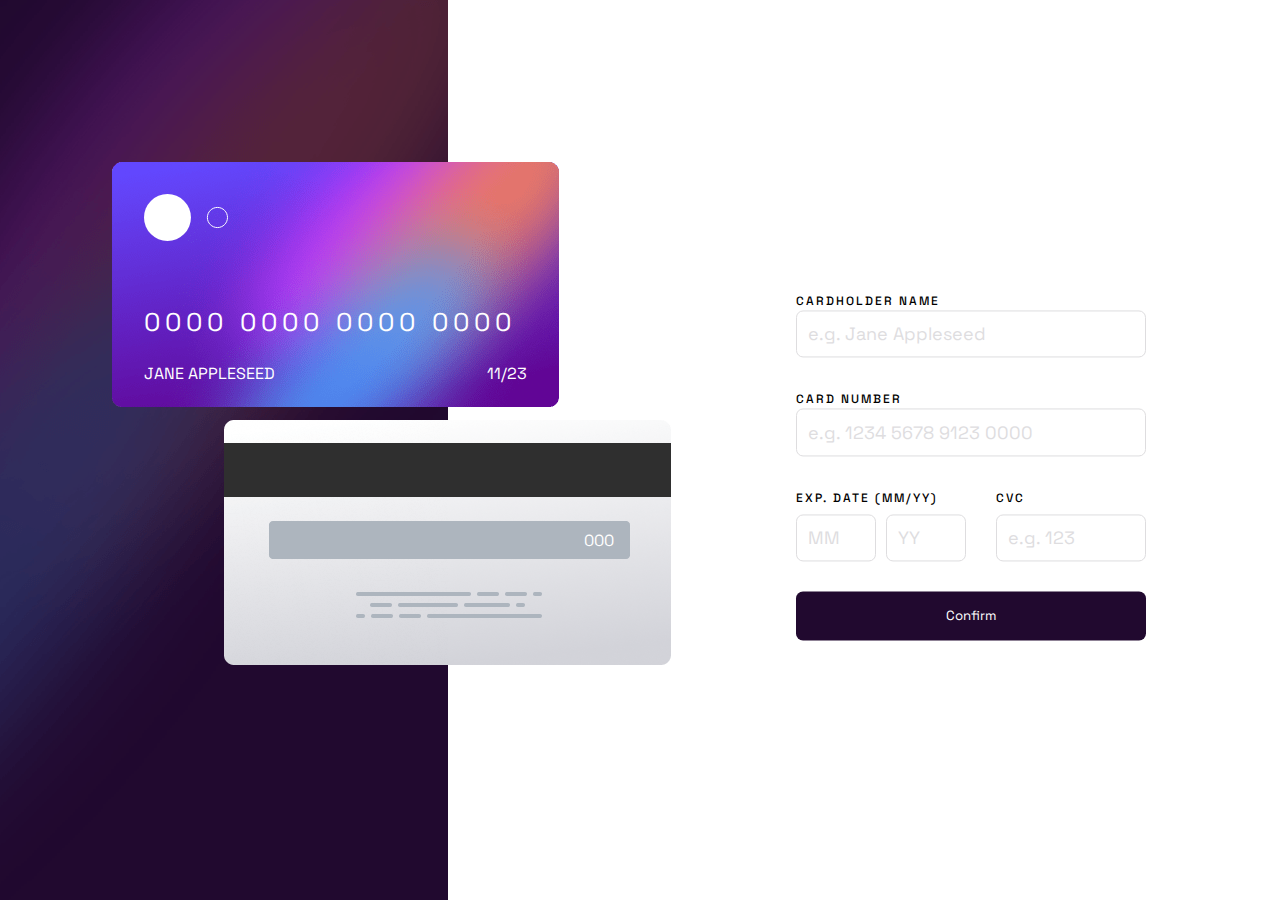
<file: interactive-card/index.html>
<!DOCTYPE html>
<html lang="pt-br">
<head>
  <meta charset="UTF-8">
  <meta name="viewport" content="width=device-width, initial-scale=1.0"> <!-- displays site properly based on user's device -->

  <link rel="icon" type="image/png" sizes="32x32" href="./images/favicon-32x32.png">
  
  <title>Frontend Mentor | Interactive card details form</title>

  <link rel="stylesheet" href="style.css">
</head>
<body>

  <main>
    <section class="section-card">
      <img class="color-background" src="./images/bg-main-desktop.png" alt="fundo seção cartões">
      <div class="card-front">
        <div class="logo-card">
          <img src="./images/card-logo.svg" alt="logo do cartão">
        </div>
        <div class="card-number">
          <p id="card-number">0000 0000 0000 0000</p>
        </div>
        <div class="infos">
          <div class="author-name">
            <p id="card-name">Jane Appleseed</p>
          </div>
          <div class="validity">
            <p id="card-mouth">11</p>
            <p>/</p>
            <p id="card-year">23</p>
          </div>
        </div>
      </div>
      <div class="card-back">
        <div class="cvc">
          <p id="card-cvc">000</p>
        </div>
      </div>
    </section>
    <section class="section-form">
      <div class="form">
        <form action="post">
          <div class="div-form">
            <label for="name">Cardholder Name</label>
            <div class="after">
              <input id="name" class="input-large" name="name" type="text" placeholder="e.g. Jane Appleseed">
            </div>
            <p class="after-p"></p>
          </div>
          <div class="div-form">
            <label for="number">Card Number</label>
            <div class="after">
              <input id="number" class="input-large" name="number" type="number" placeholder="e.g. 1234 5678 9123 0000">
            </div>
            <p class="after-p"></p>
          </div>
          <div class="div-form date-cvc">
            <div>
              <label for="number">Exp. Date (MM/YY)</label>
              <div class="after">
                <input id="mouth" name="date" type="number" placeholder="MM">
                <input id="year" name="date" type="number" placeholder="YY">
              </div>
              <p class="after-p"></p>
            </div>
            <div class="div-cvc">
              <label for="cvc">CVC</label>
              <div class="after">
                <input id="cvc" name="cvc" type="number" placeholder="e.g. 123">
              </div>
              <p class="after-p"></p>
            </div>
          </div>
          <div class="button div-form">
            <button type="submit" id="button"> Confirm </button>
          </div>
        </form>
      </div>

      <div class="finish">
        <div class="imgcheck">
          <img src="./images/icon-complete.svg" alt="completo">
        </div>
        <div class="finish-text">
          <h2>THANK YOU!</h2>
          <p>We've added your card details</p>
        </div>
        <div class="button">
          <a href="https://kaynagilleady.github.io/frontend-mentor/interactive-card/">
            <button>
              Continue
            </button>
          </a>
        </div>
      </div>
    </section>
  </main>

  <script src="./script.js"></script>
</body>
</html>
</file>
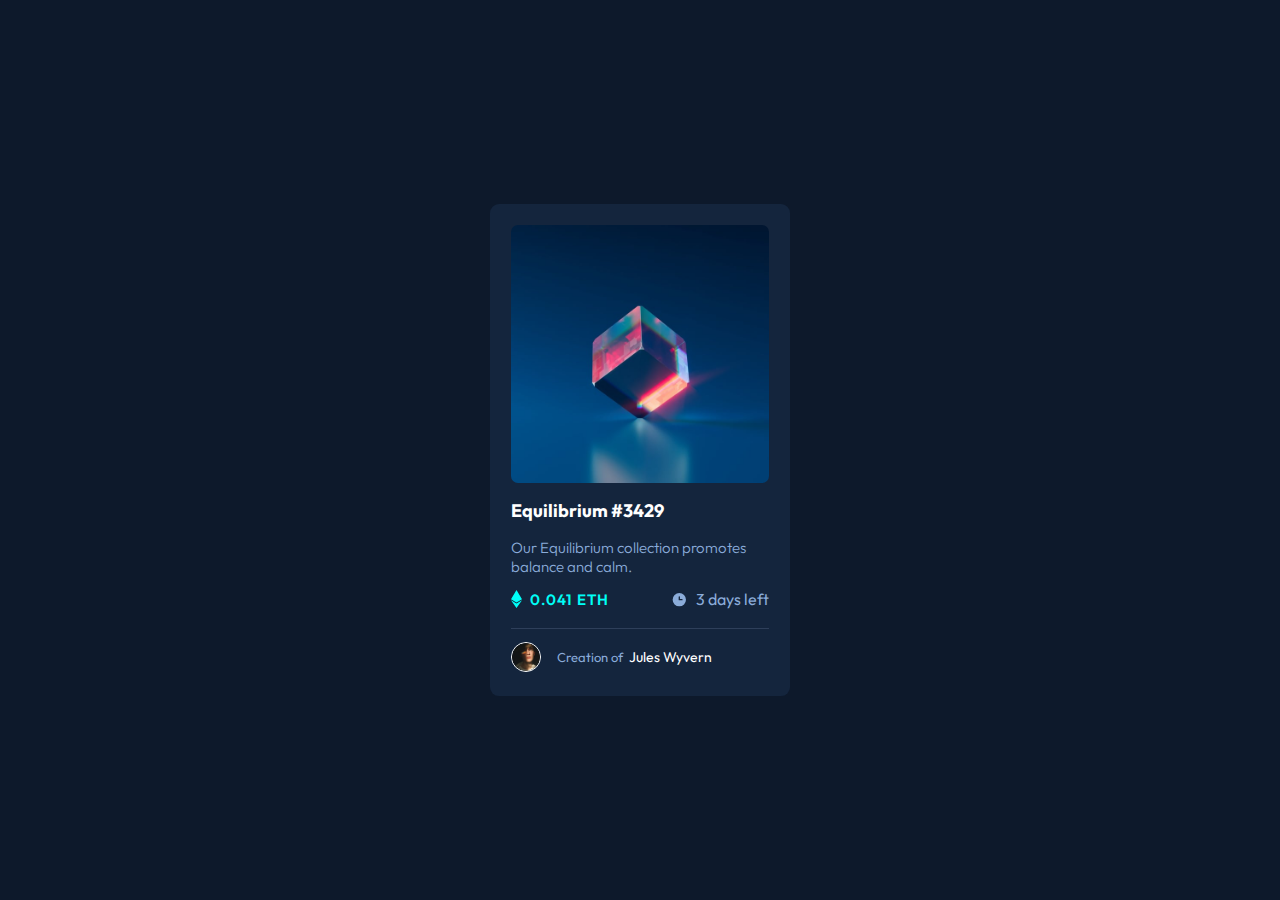
<file: nft-preview/index.html>
<!DOCTYPE html>
<html lang="pt-br">
<head>
  <meta charset="UTF-8">
  <meta name="viewport" content="width=device-width, initial-scale=1.0"> <!-- displays site properly based on user's device -->

  <link rel="icon" type="image/png" sizes="32x32" href="./images/favicon-32x32.png">
  
  <title>Frontend Mentor | NFT preview card component</title>

  <link rel="stylesheet" href="style.css">
</head>
<body>

  <main class="modal-shadow">
    <div class="container-nft">
      <div class="img-card">
        <img class="capa" src="./images/image-equilibrium.jpg" alt="capa cartão"/>
        <img class="view" src="./images/icon-view.svg" alt="vizualizar"/>
      </div>
      <div>
        <div class="info-card">
          <div class="title">
            <h1>Equilibrium #3429</h1>
          </div>
          <div class="desc">
            <p>
              Our Equilibrium collection promotes balance and calm.
            </p>
          </div>
          <div class="characteristics">
            <div class="value">
              <img src="./images/icon-ethereum.svg" alt="icon ethereum">
              <p>0.041 ETH</p>
            </div>
            <div class="time">
              <img src="./images/icon-clock.svg" alt="icon relógio">
              <p>3 days left</p>
            </div>
          </div>
        </div>
        <div class="profile">
          <div class="img-profile">
            <img src="./images/image-avatar.png" alt="imagem profile">
          </div>
          <div class="origin-card">
            <p>Creation of</p>
            <h3>Jules Wyvern</h3>
          </div>
        </div>
      </div>
    </div>
  </main>
</body>
</html>
</file>
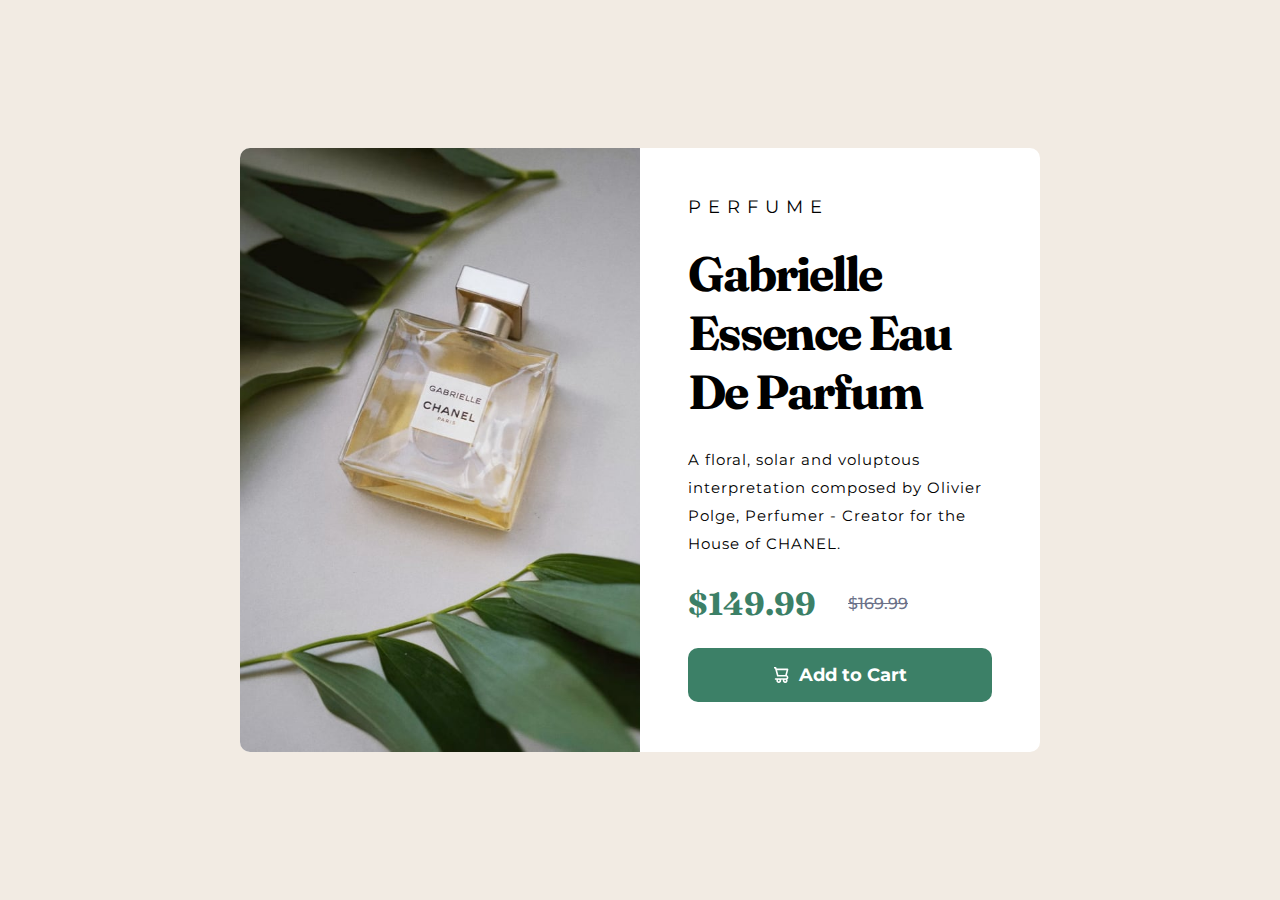
<file: product-preview/index.html>
<!DOCTYPE html>
<html lang="pt-br">
<head>
  <meta charset="UTF-8">
  <meta name="viewport" content="width=device-width, initial-scale=1.0"> <!-- displays site properly based on user's device -->

  <link rel="icon" type="image/png" sizes="32x32" href="./images/favicon-32x32.png">
  <link rel="stylesheet" href="style.css">
  
  <title>Frontend Mentor | Product preview card component</title>
</head>
<body>
    <main class="container">
      <div class="imgs">
        <img class="img-desktop" src="./images/image-product-desktop.jpg" alt="imagem do perfume"/>
        <img class="img-mobile" src="./images/image-product-mobile.jpg" alt="imagem do perfume mobile"/>
      </div>
      <div class="infos">
        
        <div class="type-product">
          <h3> PERFUME </h3>
        </div>

        <div class="name-product">
          <h1>
            Gabrielle Essence Eau De Parfum
          </h1>
        </div>

        <div class="desc-product">
          <p>
            A floral, solar and voluptous interpretation composed by Olivier Polge, Perfumer - Creator for the House of CHANEL.
          </p>
        </div>

        <div class="price">
          <h1>$149.99</h1>
          <p>$169.99</p>
        </div>

        <button class="buy">
          <img src="./images/icon-cart.svg" alt="Carrinho"/>
          <p>Add to Cart</p>
        </button>

      </div>
    </main>
</body>
</html>
</file>
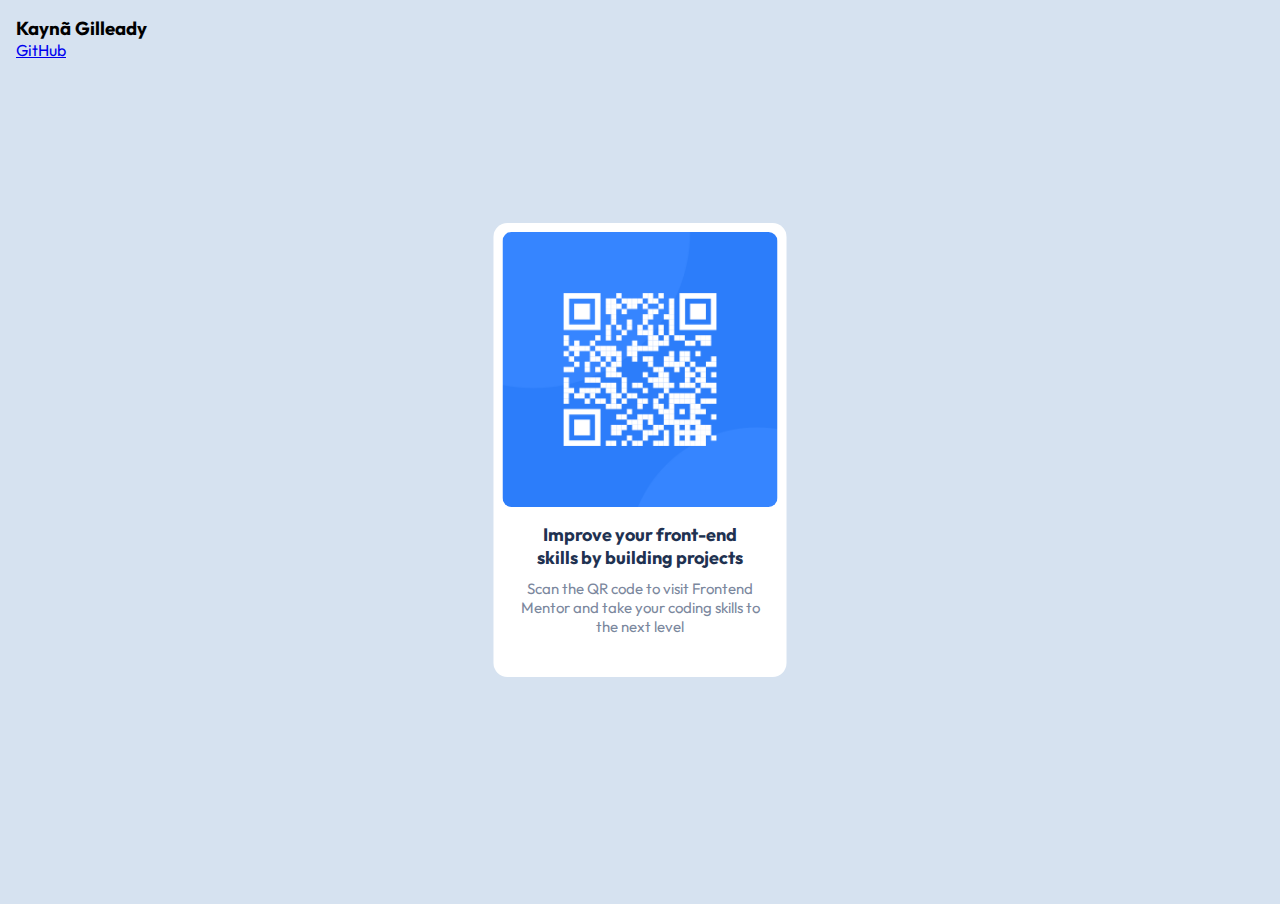
<file: qr-code-component-main/index.html>
<!DOCTYPE html>
<html lang="pt-br">
<head>
  <meta charset="UTF-8">
  <meta name="viewport" content="width=device-width, initial-scale=1.0"> <!-- displays site properly based on user's device -->

  <link rel="icon" type="image/png" sizes="32x32" href="./images/favicon-32x32.png">
  <link rel="stylesheet" href="style.css">
  
  <title>Frontend Mentor | QR code component</title>

</head>
<body>

  <div class="container-QR">
    <div class="img-QR">
      <img src="./images/image-qr-code.png" alt="QR code">
    </div>

    <div class="info">
        <div class="info-destaque">
          <h2>Improve your front-end skills by building projects</h2>

        </div>
        <div class="info-text">
          <p>
            Scan the QR code to visit Frontend Mentor and take
            your coding skills to the next level
          </p>
        </div>
    </div>

  </div>

  <div class="contact">
    <h3>Kaynã Gilleady</h3>
    <a href="https://github.com/KAYNAGILLEADY">GitHub</a>
  </div>

</body>
</html>
</file>
<file: interactive-card/style.css>
@import url('https://fonts.googleapis.com/css2?family=Space+Grotesk:wght@500&display=swap');

* {
    margin: 0;
    padding: 0;
    box-sizing: border-box;
    font-family: 'Space Grotesk', sans-serif;
}

main {
    height: 100vh;
    width: 100vw;
    display: flex;
}

/** Parte dos cartões **/
.section-card {
    height: auto;
    width: 35%;
    position: relative;
    color: hsl(0, 0%, 100%);
}
.color-background {
    height: 100%;
    width: 100%;
    object-fit: cover;
    position: absolute;
    z-index: -1;
}

.card-front {
    background-image: url("./images/bg-card-front.png");
    background-size: contain;
    background-repeat: no-repeat;
    position: absolute;
    top: 18%;
    left: 25%;
    height: 245px;
    width: 447px;
    z-index: 5;
    padding: 2rem;
    text-transform: uppercase;
}

.card-number {
    margin-top: 60px;
    width: 100%;
}
.card-number p {
    font-size: 1.6rem;
    letter-spacing: 5px;
    font-weight: normal;
}

.infos {
    margin-top: 25px;
    display: flex;
    justify-content: space-between;
    align-items: center;
}

.validity {
    display: flex;
}

.card-back {
    background-image: url("./images/bg-card-back.png");
    background-size: contain;
    background-repeat: no-repeat;
    position: absolute;
    margin-top: 420px;
    left: 50%;
    height: 245px;
    width: 447px;
    z-index: 5;
}

.cvc {
    margin-top: 110px;
    margin-left: 360px;
}

/** Parte do formulário **/
.section-form {
    width: 65%;
}

.form {
    position: absolute;
    top: 50%;
    margin-left: 348px;
    transform: translateY(-50%);
}

form {
    width: max-content;
}

input {
    font-size: 18px;
    border: 1px solid;
    border-color: hsl(270, 3%, 87%);
    border-radius: .7rem;
    outline: 0;
}
input::placeholder {
    color: hsl(270, 3%, 87%);
}
input[type=number]::-webkit-inner-spin-button { 
    -webkit-appearance: none;
    
}
input[type=number] { 
   -moz-appearance: textfield;
   appearance: textfield;

}

.div-form {
    margin-top: 30px;
    text-transform: uppercase;
}

label {
    font-size: 12px;
    font-weight: 500;
    letter-spacing: 2px;
    margin-bottom: 7px;
}

.input-large {
    padding: .7rem;
    width: 350px;
    border-radius: 7px;
    outline: 0;
}

.date-cvc {
    display: flex;
    flex-direction: row;
    align-items: center;
    gap: 30px;
    width: 100%;
}


.date-cvc div div {
    display: flex;
    flex-direction: row;
    gap: 10px;
}

#mouth, #year{
    margin-top: 7px;
    width: 80px;
    padding: .7rem;
    border: 1px solid hsl(270, 3%, 87%);
    border-radius: 7px;
}


#cvc {
    margin-top: 7px;
    width: 150px;
    padding: .7rem;
    border: 1px solid hsl(270, 3%, 87%);
    border-radius: 7px;
}

.button button {
    background-color: hsl(278, 68%, 11%);
    width: 100%;
    padding: 1rem;
    border-radius: 7px;
    border: none;
    color: hsl(0, 0%, 100%);
}

.after-p {
    text-transform: none;
    font-size: 12px;
    color: hsl(0, 100%, 66%);
}

/* Parte de agradecimento */

.finish {
    display: none;
    position: absolute;
    width: 370px;
    top: 50%;
    margin-left: 348px;
    transform: translateY(-50%);
}

.finish div {
    text-align: center;
    margin-top: 2rem;
}

.finish-text p {
    margin-top: 1rem;
}
</file>
<file: nft-preview/style.css>
@import url('https://fonts.googleapis.com/css2?family=Outfit:wght@300;400;600&display=swap');

* {
    margin: 0;
    padding: 0;
    font-family: 'Outfit', sans-serif;
    box-sizing: border-box;
}

.img-card .capa {
    height: 100%;
    width: 100%;
    user-select: none;
}

.view {
    max-height: 50px;
    max-width: 50px;
    display: none;
    position: absolute;
    
    top: 50%;
    left: 50%;
    transform: translate(-50%, -50%);
}


.img-card {
    overflow: hidden;
    width: 100%;
    height: auto;
    border-radius: 7px;
    display: flex;
    position: relative;
    background-color: aqua;
    cursor: pointer;
}

.img-card:hover .view {
    display: block;
}

.img-card:hover .capa{
    opacity: .56;
}

body {
    background: hsl(217, 54%, 11%);
}

.modal-shadow {
    padding: 2rem;
    position: absolute;

    top: 50%;
    left: 50%;
    transform: translate(-50%, -50%);
}

.container-nft {
    background: hsl(216, 50%, 16%);
    height: auto;
    width: 300px;
    padding: 1.3rem;
    border-radius: 9px;

    animation-name: shadow-card;
    animation-duration: 3s;
}

@keyframes shadow-card {
    from {
        scale: 0.8;
        -webkit-box-shadow: 1px 1px 165px -1px rgba(84,84,232,1);
        -moz-box-shadow: 1px 1px 165px -1px rgba(84,84,232,1);
        box-shadow: 1px 1px 165px -1px rgba(84,84,232,1);
    }

    to {
        box-shadow: 0;
    }
}

.title {
    margin-top: 1rem;
}
.title h1 {
    font-size: 18px;
    color: hsl(0, 0%, 100%);
    cursor: pointer;
}
.title h1:hover {
    color: hsl(178, 100%, 50%);
}

.desc {
    margin-top: 1rem;
}
.desc p {
    font-size: 15px;
    color: hsl(215, 51%, 70%);
    font-weight: 300;
}

.characteristics {
    margin-top: 1.2rem;
    margin-bottom: 1.2rem;
    display: flex;
    margin-top: .8rem;
    width: 100%;
}
.characteristics .value {
    display: inline-flex;
    justify-content: left;
    align-items: center;
    gap: .5rem;
    width: 50%;
}
.characteristics .value p {
    color: hsl(178, 100%, 50%);
    font-size: 15px;
    font-weight: 600;
    letter-spacing: 1px;
}

.characteristics .time {
    display: inline-flex;
    justify-content: right;
    align-items: center;
    width: 50%;
    gap: .5rem;
    color: hsl(215, 51%, 70%);
}

.info-card {
    border-bottom: 1px solid hsl(215, 32%, 27%);
}

.profile img {
    height: auto;
    width: 100%;
    user-select: none;
}

.img-profile {
    overflow: hidden;
    display: flex;
    height: 30px;
    width: 30px;
    border-radius: 5000px;
    border: 1px solid hsl(0, 0%, 100%);
}

.profile {
    display: flex;
    margin-top: .6rem;
    padding: .2rem 0px;
    align-items: center;
}

.origin-card {
    display: flex;
    align-items: center;
    margin-left: 1rem;
}
.origin-card p {
    color: hsl(215, 51%, 70%);
    font-size: 13px;
}
.origin-card h3 {
    margin-left: .4rem;
    font-size: 14px;
    font-weight: 400;
    color: hsl(0, 0%, 100%);
    cursor: pointer;
}

.origin-card h3:hover {
    color: hsl(178, 100%, 50%);
}
</file>
<file: product-preview/style.css>
@import url('https://fonts.googleapis.com/css2?family=Fraunces:opsz,wght@9..144,700&family=Montserrat:wght@100;400;500;700&display=swap');

* {
    margin: 0;
    padding: 0;
    box-sizing: border-box;
}

.imgs img {
    height: 100%;
    width: 100%;
    object-fit: cover;
}

.img-mobile {
    display: none;
}

body {
    background: hsl(30, 38%, 92%);
}

.container {
    background-color: hsl(0, 0%, 100%);
    border-radius: 10px;
    width: 800px;
    overflow: hidden;
    display: inline-flex;
    position: absolute;

    top: 50%;
    left: 50%;
    transform: translate(-50%, -50%);
}

.imgs {
    width: 50%;
}

.infos {
    padding: 3rem;
    width: 50%;
}

.infos .type-product {
    margin-bottom: 1.6rem;
}

.infos .type-product h3 {
    font-family: 'Montserrat', sans-serif;
    font-weight: 400;
    font-size: 18px;
    letter-spacing: 7px;
}

.infos .name-product {
    margin-bottom: 1.6rem;
}

.infos .name-product h1 {
    font-family: 'Fraunces', serif;
    letter-spacing: -2px;
    font-size: 3rem;
}

.infos .desc-product {
    font-family: 'Montserrat', sans-serif;
    font-weight: 400;
    font-size: 15px;
    margin-bottom: 1.6rem;
    letter-spacing: 1px;
    line-height: 28px;
}

.infos .price {
    display: flex;
    align-items: center;
    margin-bottom: 1.6rem;
}
.infos .price h1 {
    font-family: 'Fraunces', serif;
    color: hsl(158, 36%, 37%);
}
.infos .price p {
    font-family: 'Montserrat', sans-serif;
    font-weight: 500;
    color: hsl(228, 12%, 48%);
    margin-left: 2rem;
    text-decoration: line-through;
}

.infos .buy {
    background-color: hsl(158, 36%, 37%);
    width: 100%;
    border: 0;
    padding: 1rem;
    border-radius: 10px;
    display: flex;
    gap: 10px;
    justify-content: center;
    align-items: center;
    cursor: pointer;
}

.infos .buy p {
    font-family: 'Montserrat', sans-serif;
    font-weight: 700;
    color: hsl(0, 0%, 100%);
    font-size: 18px;
}

.buy:active {
    background-color: hsl(158, 63%, 17%);
}

@media (max-width: 800px) {
    .container {
        display: block;
        width: 90vw;
    }

    .imgs {
        height: auto;
        width: 100%;
    }
    .img-mobile {
        display: block;
    }
    .img-desktop {
        display: none;
    }

    .infos {
        height: auto;
        width: 100%;
        padding: 1.4rem;
        box-sizing: border-box;
    }

    .infos .type-product {
        margin-bottom: .5rem;
    }
    
    .infos .type-product h3 {
        font-size: 12px;
        font-weight: 500;
    }

    .infos .name-product {
        margin-bottom: .5rem;
    }
    .infos .name-product h1 {
        text-align: start;
        letter-spacing: 0;
        font-size: 2rem;
    }

}
</file>
<file: qr-code-component-main/style.css>
@import url('https://fonts.googleapis.com/css2?family=Outfit:wght@400;700&display=swap');

* {
    margin: 0;
    padding: 0;
    font-family: 'Outfit', sans-serif;
}

img {
    height: 100%;
    width: 100%;
}

body {
    background: hsl(212, 45%, 89%);
}

.container-QR {
    background-color: hsl(0, 0%, 100%);
    height: auto;
    width: 275px;
    padding: 9px;
    border-radius: 14px;

    margin-top: 50vh;
    margin-left: 50vw;
    transform: translate(-50%, -50%);
}

.img-QR {
    border-radius: 9px;
    overflow: hidden;
    display: flex;
}

.info {
    margin-bottom: 2rem;
    margin-top: 1rem;
}

.info .info-destaque {
    width: 85%;
    margin-bottom: 10px;
    font-weight: 700;
    font-size: 12px;
    text-align: center;

    color: hsl(218, 44%, 22%);

    margin-left: 50%;
    transform: translateX(-50%);
}

.info .info-text {
    width: 90%;
    font-size: 15px;
    font-weight: 400;
    text-align: center;

    color: hsl(220, 15%, 55%);

    margin-left: 50%;
    transform: translateX(-50%);
}

.contact {
    position: absolute;
    top: 0;
    left: 0;
    padding: 1rem;
}
</file>
